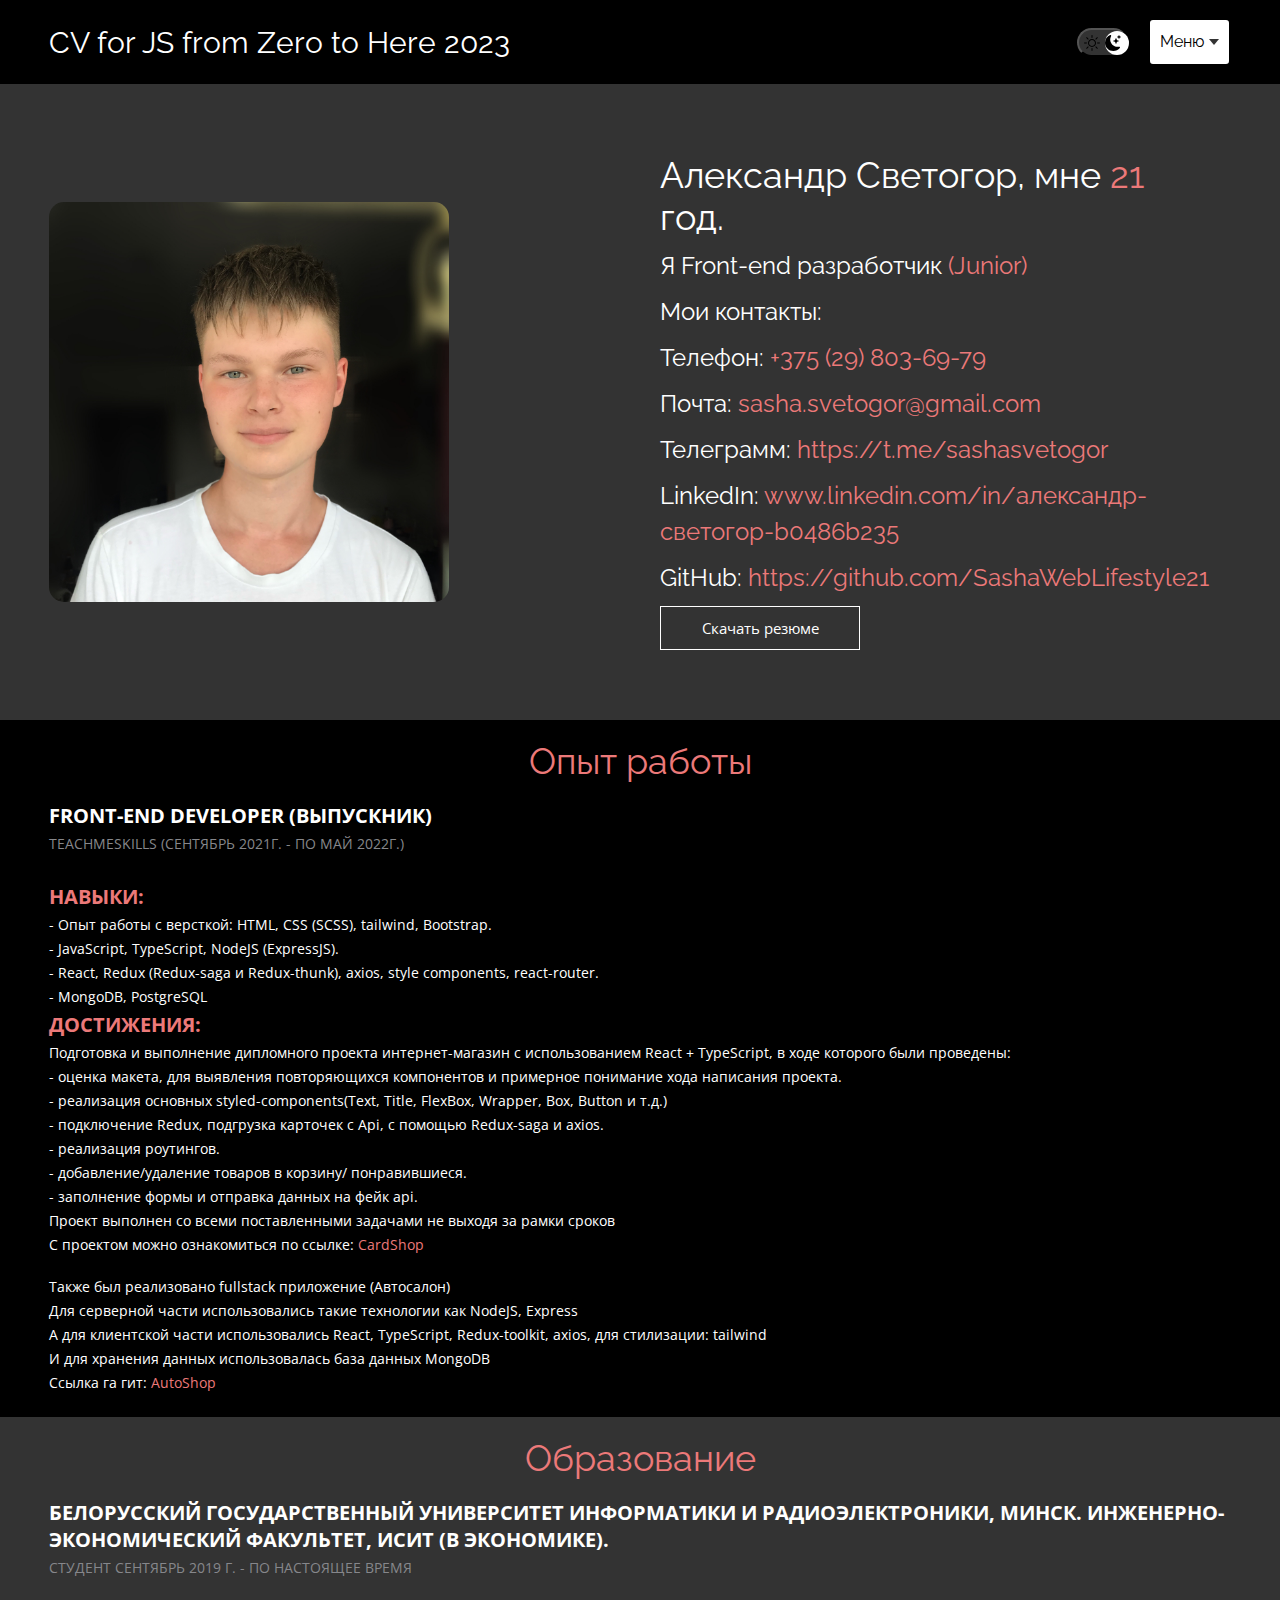
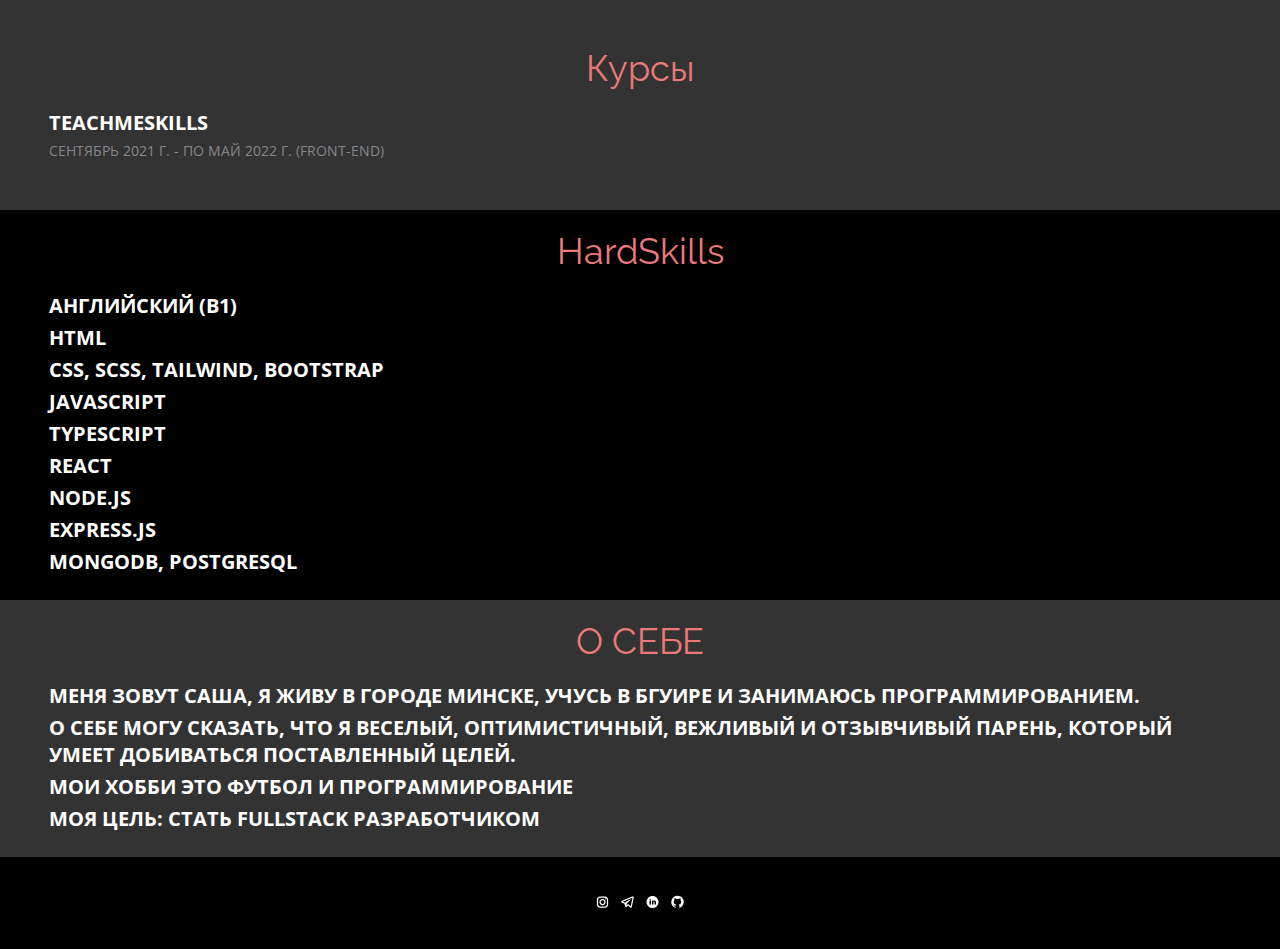
<file: index.html>
<!DOCTYPE html>
<html lang="en">
<head>
    <meta charset="UTF-8">
    <meta name="viewport" content="width=device-width, initial-scale=1">
    <title>CV Svetogor Alexandr</title>
    <link rel="stylesheet" href="css/style.css">
</head>
<body>
    <div class="wrapper">
        <header>
            <div class="header">
                <div class="header_container _container">
                    <h2 class="header_title">CV for JS from Zero to Here 2023</h2>
                    <div class="header-menu-block">
                        <button class="dark-mode-btn dark-mode-btn__active">
                            <svg class="dark-mode-btn__icon" width="16" height="16" viewBox="0 0 16 16" xmlns="http://www.w3.org/2000/svg">
                                <path d="M8 11C7.20435 11 6.44129 10.6839 5.87868 10.1213C5.31607 9.55871 5 8.79565 5 8C5 7.20435 5.31607 6.44129 5.87868 5.87868C6.44129 5.31607 7.20435 5 8 5C8.79565 5 9.55871 5.31607 10.1213 5.87868C10.6839 6.44129 11 7.20435 11 8C11 8.79565 10.6839 9.55871 10.1213 10.1213C9.55871 10.6839 8.79565 11 8 11ZM8 12C9.06087 12 10.0783 11.5786 10.8284 10.8284C11.5786 10.0783 12 9.06087 12 8C12 6.93913 11.5786 5.92172 10.8284 5.17157C10.0783 4.42143 9.06087 4 8 4C6.93913 4 5.92172 4.42143 5.17157 5.17157C4.42143 5.92172 4 6.93913 4 8C4 9.06087 4.42143 10.0783 5.17157 10.8284C5.92172 11.5786 6.93913 12 8 12ZM8 0C8.13261 0 8.25979 0.0526784 8.35355 0.146447C8.44732 0.240215 8.5 0.367392 8.5 0.5V2.5C8.5 2.63261 8.44732 2.75979 8.35355 2.85355C8.25979 2.94732 8.13261 3 8 3C7.86739 3 7.74021 2.94732 7.64645 2.85355C7.55268 2.75979 7.5 2.63261 7.5 2.5V0.5C7.5 0.367392 7.55268 0.240215 7.64645 0.146447C7.74021 0.0526784 7.86739 0 8 0V0ZM8 13C8.13261 13 8.25979 13.0527 8.35355 13.1464C8.44732 13.2402 8.5 13.3674 8.5 13.5V15.5C8.5 15.6326 8.44732 15.7598 8.35355 15.8536C8.25979 15.9473 8.13261 16 8 16C7.86739 16 7.74021 15.9473 7.64645 15.8536C7.55268 15.7598 7.5 15.6326 7.5 15.5V13.5C7.5 13.3674 7.55268 13.2402 7.64645 13.1464C7.74021 13.0527 7.86739 13 8 13ZM16 8C16 8.13261 15.9473 8.25979 15.8536 8.35355C15.7598 8.44732 15.6326 8.5 15.5 8.5H13.5C13.3674 8.5 13.2402 8.44732 13.1464 8.35355C13.0527 8.25979 13 8.13261 13 8C13 7.86739 13.0527 7.74021 13.1464 7.64645C13.2402 7.55268 13.3674 7.5 13.5 7.5H15.5C15.6326 7.5 15.7598 7.55268 15.8536 7.64645C15.9473 7.74021 16 7.86739 16 8ZM3 8C3 8.13261 2.94732 8.25979 2.85355 8.35355C2.75979 8.44732 2.63261 8.5 2.5 8.5H0.5C0.367392 8.5 0.240215 8.44732 0.146447 8.35355C0.0526784 8.25979 0 8.13261 0 8C0 7.86739 0.0526784 7.74021 0.146447 7.64645C0.240215 7.55268 0.367392 7.5 0.5 7.5H2.5C2.63261 7.5 2.75979 7.55268 2.85355 7.64645C2.94732 7.74021 3 7.86739 3 8ZM13.657 2.343C13.7507 2.43676 13.8034 2.56392 13.8034 2.6965C13.8034 2.82908 13.7507 2.95624 13.657 3.05L12.243 4.465C12.1965 4.51142 12.1413 4.54823 12.0806 4.57333C12.0199 4.59843 11.9548 4.61132 11.8891 4.61128C11.7565 4.61118 11.6293 4.55839 11.5355 4.4645C11.4891 4.41801 11.4523 4.36284 11.4272 4.30212C11.4021 4.24141 11.3892 4.17634 11.3892 4.11065C11.3893 3.97796 11.4421 3.85075 11.536 3.757L12.95 2.343C13.0438 2.24926 13.1709 2.19661 13.3035 2.19661C13.4361 2.19661 13.5632 2.24926 13.657 2.343ZM4.464 11.536C4.55774 11.6298 4.61039 11.7569 4.61039 11.8895C4.61039 12.0221 4.55774 12.1492 4.464 12.243L3.05 13.657C2.9557 13.7481 2.8294 13.7985 2.6983 13.7973C2.5672 13.7962 2.44179 13.7436 2.34909 13.6509C2.25639 13.5582 2.2038 13.4328 2.20266 13.3017C2.20152 13.1706 2.25192 13.0443 2.343 12.95L3.757 11.536C3.85076 11.4423 3.97792 11.3896 4.1105 11.3896C4.24308 11.3896 4.37024 11.4423 4.464 11.536ZM13.657 13.657C13.5632 13.7507 13.4361 13.8034 13.3035 13.8034C13.1709 13.8034 13.0438 13.7507 12.95 13.657L11.536 12.243C11.4449 12.1487 11.3945 12.0224 11.3957 11.8913C11.3968 11.7602 11.4494 11.6348 11.5421 11.5421C11.6348 11.4494 11.7602 11.3968 11.8913 11.3957C12.0224 11.3945 12.1487 11.4449 12.243 11.536L13.657 12.95C13.7507 13.0438 13.8034 13.1709 13.8034 13.3035C13.8034 13.4361 13.7507 13.5632 13.657 13.657ZM4.464 4.465C4.37024 4.55874 4.24308 4.61139 4.1105 4.61139C3.97792 4.61139 3.85076 4.55874 3.757 4.465L2.343 3.05C2.29524 3.00388 2.25715 2.9487 2.23095 2.8877C2.20474 2.8267 2.19095 2.76109 2.19037 2.6947C2.1898 2.62831 2.20245 2.56247 2.22759 2.50102C2.25273 2.43957 2.28986 2.38375 2.3368 2.3368C2.38375 2.28986 2.43957 2.25273 2.50102 2.22759C2.56247 2.20245 2.62831 2.1898 2.6947 2.19037C2.76109 2.19095 2.8267 2.20474 2.8877 2.23095C2.9487 2.25715 3.00388 2.29524 3.05 2.343L4.464 3.757C4.51056 3.80345 4.54751 3.85862 4.57271 3.91937C4.59792 3.98011 4.61089 4.04523 4.61089 4.111C4.61089 4.17677 4.59792 4.24189 4.57271 4.30263C4.54751 4.36338 4.51056 4.41855 4.464 4.465Z"/>
                            </svg>
                            <svg class="dark-mode-btn__icon" width="16" height="16" viewBox="0 0 16 16" xmlns="http://www.w3.org/2000/svg">
                                <path d="M6.00025 0.277333C6.09787 0.395951 6.15767 0.541116 6.17193 0.694073C6.18619 0.84703 6.15426 1.00075 6.08025 1.13537C5.50209 2.19689 5.20015 3.38676 5.20222 4.59551C5.20222 8.61668 8.48035 11.8728 12.5205 11.8728C13.0475 11.8728 13.5606 11.8178 14.0536 11.7128C14.2047 11.6801 14.3621 11.6926 14.5062 11.7488C14.6503 11.805 14.7746 11.9024 14.8636 12.0288C14.9576 12.1603 15.0055 12.3191 14.9999 12.4806C14.9943 12.6421 14.9355 12.7972 14.8326 12.9219C14.0483 13.8853 13.0588 14.6616 11.9363 15.1941C10.8139 15.7267 9.58672 16.002 8.34435 16C3.73416 16 0 12.2858 0 7.70964C0 4.2655 2.11409 1.31138 5.12421 0.0593244C5.27416 -0.00404638 5.44062 -0.0170529 5.59858 0.0222585C5.75655 0.06157 5.8975 0.151077 6.00025 0.277333Z" />
                                <path d="M10.7939 3.14746C10.8083 3.10415 10.8359 3.06646 10.8729 3.03975C10.9099 3.01304 10.9543 2.99866 10.9999 2.99866C11.0456 2.99866 11.09 3.01304 11.127 3.03975C11.164 3.06646 11.1916 3.10415 11.2059 3.14746L11.593 4.30951C11.766 4.82753 12.172 5.23355 12.69 5.40655L13.8521 5.79357C13.8954 5.80791 13.933 5.83553 13.9598 5.87252C13.9865 5.9095 14.0008 5.95396 14.0008 5.99958C14.0008 6.0452 13.9865 6.08966 13.9598 6.12664C13.933 6.16362 13.8954 6.19125 13.8521 6.20559L12.69 6.5926C12.4345 6.67772 12.2024 6.82118 12.012 7.01159C11.8215 7.20201 11.6781 7.43416 11.593 7.68965L11.2059 8.8517C11.1916 8.895 11.164 8.93269 11.127 8.9594C11.09 8.98611 11.0456 9.00049 10.9999 9.00049C10.9543 9.00049 10.9099 8.98611 10.8729 8.9594C10.8359 8.93269 10.8083 8.895 10.7939 8.8517L10.4069 7.68965C10.3218 7.43416 10.1783 7.20201 9.98792 7.01159C9.7975 6.82118 9.56535 6.67772 9.30987 6.5926L8.14782 6.20559C8.10451 6.19125 8.06682 6.16362 8.04011 6.12664C8.0134 6.08966 7.99902 6.0452 7.99902 5.99958C7.99902 5.95396 8.0134 5.9095 8.04011 5.87252C8.06682 5.83553 8.10451 5.80791 8.14782 5.79357L9.30987 5.40655C9.56535 5.32143 9.7975 5.17798 9.98792 4.98756C10.1783 4.79714 10.3218 4.56499 10.4069 4.30951L10.7939 3.14746ZM13.8631 0.0983307C13.8729 0.0698558 13.8914 0.0451644 13.916 0.0276893C13.9405 0.0102143 13.9699 0.000823975 14.0001 0.000823975C14.0302 0.000823975 14.0596 0.0102143 14.0841 0.0276893C14.1087 0.0451644 14.1272 0.0698558 14.1371 0.0983307L14.3951 0.872363C14.5101 1.21838 14.7811 1.48939 15.1271 1.60439L15.9011 1.8624C15.9296 1.87228 15.9543 1.89078 15.9718 1.91533C15.9893 1.93988 15.9986 1.96927 15.9986 1.99941C15.9986 2.02955 15.9893 2.05894 15.9718 2.08349C15.9543 2.10804 15.9296 2.12654 15.9011 2.13642L15.1271 2.39443C14.9566 2.45115 14.8016 2.54685 14.6746 2.67392C14.5475 2.80099 14.4518 2.95594 14.3951 3.12646L14.1371 3.90049C14.1272 3.92896 14.1087 3.95366 14.0841 3.97113C14.0596 3.98861 14.0302 3.998 14.0001 3.998C13.9699 3.998 13.9405 3.98861 13.916 3.97113C13.8914 3.95366 13.8729 3.92896 13.8631 3.90049L13.605 3.12646C13.5483 2.95594 13.4526 2.80099 13.3256 2.67392C13.1985 2.54685 13.0435 2.45115 12.873 2.39443L12.099 2.13642C12.0705 2.12654 12.0458 2.10804 12.0283 2.08349C12.0109 2.05894 12.0015 2.02955 12.0015 1.99941C12.0015 1.96927 12.0109 1.93988 12.0283 1.91533C12.0458 1.89078 12.0705 1.87228 12.099 1.8624L12.873 1.60439C13.219 1.48939 13.49 1.21838 13.605 0.872363L13.8631 0.0993307V0.0983307Z" />
                            </svg>

                        </button>
                        <div id="dropdownMenu" class="dropdown">
                            <div id="select" class="select">
                                <span id="selected" class="selected">Меню</span>
                                <div id="caret" class="caret"></div>
                            </div>
                            <ul id="menu" class="menu">
                                <li class="menu-item">
                                    <a class="menu-link" href="">Главная</a>
                                </li>
                                <li class="menu-item">
                                    <a class="menu-link" href="pages/portfolio.html">Портфолио</a>
                                </li>
                                <li class="menu-item">
                                    <a class="menu-link" href="pages/grid.html">Grid</a>
                                </li>
                            </ul>
                        </div>
                    </div>
                </div>
            </div>
        </header>
        <main class="main">
            <section class="info">
                <div class="info-block _container">
                    <div class="info-img">
                        <img class="info-img__item" src="img/I.JPEG" alt="sasha">
                    </div>
                    <div class="info-about">
                        <h2 class="info-about__title">Александр Светогор, мне <span>21</span> год.</h2>
                        <p class="info-about__text">Я Front-end разработчик <span>(Junior)</span></p>
                        <p class="info-about__text">Мои контакты: </p>
                        <p class="info-about__text">Телефон:
                            <a href="tel:+375 (29) 803-69-79">+375 (29) 803-69-79</a>
                        </p>
                        <p class="info-about__text">Почта:
                            <a target="_blank" href="mailto:sasha.svetogor@gmail.com">sasha.svetogor@gmail.com</a>
                        </p>
                        <p class="info-about__text">Телеграмм:
                            <a target="_blank" href="https://t.me/sashasvetogor">https://t.me/sashasvetogor</a>
                        </p>
                        <p class="info-about__text">LinkedIn:
                            <a target="_blank" href="https://www.linkedin.com/in/%D1%81%D0%B0%D1%88%D0%B0-%D1%81%D0%B2%D0%B5%D1%82%D0%BE%D0%B3%D0%BE%D1%80-972664254/" target="_blank">www.linkedin.com/in/александр-светогор-b0486b235</a>
                        </p>
                        <p class="info-about__text">GitHub:
                            <a target="_blank" href="https://github.com/SashaWebLifestyle21">https://github.com/SashaWebLifestyle21</a>
                        </p>
                        <div class="info-about__down">
                            <a href="files/Резюме.pdf" download>Скачать резюме</a>
                        </div>
                    </div>
                </div>
            </section>
            <section class="experience">
                <div class="experience-block _container">
                    <h2 class="block-title">Опыт работы</h2>
                    <div class="experience-info-block">
                        <h3>Front-end developer (выпускник)</h3>
                        <p class="experience-info__text">TeachMeSkills (сентябрь 2021г. - по май 2022г.)</p>
                        <h4 class="experience-info__title">Навыки:</h4>
                        <p class="experience-info__text-description">- Опыт работы с версткой: HTML, CSS (SCSS), tailwind, Bootstrap.</p>
                        <p class="experience-info__text-description">- JavaScript, TypeScript, NodeJS (ExpressJS).</p>
                        <p class="experience-info__text-description">- React, Redux (Redux-saga и Redux-thunk), axios, style
                            components, react-router.
                        </p>
                        <p class="experience-info__text-description">- MongoDB, PostgreSQL</p>
                        <h4 class="experience-info__title">Достижения:</h4>
                        <p class="experience-info__text-description">Подготовка и выполнение дипломного проекта
                            интернет-магазин с использованием React +
                            TypeScript, в ходе которого были проведены:
                        </p>
                        <p class="experience-info__text-description">- оценка макета, для выявления повторяющихся
                            компонентов и примерное понимание хода
                            написания проекта.
                        </p>
                        <p class="experience-info__text-description">- реализация основных styled-components(Text, Title,
                            FlexBox, Wrapper, Box, Button и т.д.)
                        </p>
                        <p class="experience-info__text-description">- подключение Redux, подгрузка карточек с Api, с
                            помощью Redux-saga и axios.
                        </p>
                        <p class="experience-info__text-description">- реализация роутингов.</p>
                        <p class="experience-info__text-description">- добавление/удаление товаров в корзину/ понравившиеся.</p>
                        <p class="experience-info__text-description">- заполнение формы и отправка данных на фейк api.</p>
                        <p class="experience-info__text-description">Проект выполнен со всеми поставленными задачами
                            не выходя за рамки сроков</p>
                        <p class="experience-info__text-description">С проектом можно ознакомиться по ссылке:
                            <a target="_blank" href="https://github.com/SashaWebLifestyle21/CardShop">CardShop</a>
                        </p>
                        <br />
                        <p class="experience-info__text-description">Также был реализовано fullstack приложение (Автосалон)</p>
                        <p class="experience-info__text-description">Для серверной части использовались такие технологии как NodeJS, Express</p>
                        <p class="experience-info__text-description">А для клиентской части использовались React, TypeScript, Redux-toolkit, axios, для стилизации: tailwind</p>
                        <p class="experience-info__text-description">И для хранения данных использовалась база данных MongoDB</p>
                        <p class="experience-info__text-description">Ссылка га гит:
                            <a target="_blank" href="https://github.com/SashaWebLifestyle21/fullstackapp">AutoShop</a>
                        </p>
                    </div>
                </div>
            </section>
            <section class="education">
                <div class="education-block _container">
                    <h2 class="block-title">Образование</h2>
                    <p class="block__main-text">Белорусский государственный
                        университет информатики и
                        радиоэлектроники, Минск.
                        Инженерно-экономический факультет,
                        ИСИТ (в экономике).
                    </p>
                    <p class="block__text">СТУДЕНТ СЕНТЯБРЬ 2019 Г. - ПО
                        НАСТОЯЩЕЕ ВРЕМЯ</p>
                </div>
            </section>
            <section class="curses">
                <div class="curses-block _container">
                    <h2 class="block-title">Курсы</h2>
                    <p class="block__main-text">TeachMeSkills</p>
                    <p class="block__text">СЕНТЯБРЬ 2021 Г. - ПО МАЙ 2022 Г. (Front-End)</p>
                </div>
            </section>
            <section class="hard-skills">
                <div class="hard-skills-block _container">
                    <h2 class="block-title">HardSkills</h2>
                    <p class="block__main-text">Английский (B1)</p>
                    <p class="block__main-text">HTML</p>
                    <p class="block__main-text">CSS, SCSS, tailwind, bootstrap</p>
                    <p class="block__main-text">JavaScript</p>
                    <p class="block__main-text">TypeScript</p>
                    <p class="block__main-text">React</p>
                    <p class="block__main-text">Node.JS</p>
                    <p class="block__main-text">Express.JS</p>
                    <p class="block__main-text">MongoDB, PostgreSQL</p>
                </div>
            </section>
            <section class="about">
                <div class="about-block _container">
                    <h2 class="block-title">О СЕБЕ</h2>
                    <p class="block__main-text">Меня зовут Саша, я живу в городе Минске, учусь в БГУИРе и занимаюсь программированием.</p>
                    <p class="block__main-text">О себе могу сказать, что я веселый, оптимистичный, вежливый и отзывчивый парень, который умеет добиваться поставленный целей.</p>
                    <p class="block__main-text">Мои хобби это футбол и программирование</p>
                    <p class="block__main-text">Моя цель: стать fullstack разработчиком</p>
                </div>
            </section>
        </main>
        <footer class="footer">
            <div class="footer-block">
                <a href="https://www.instagram.com/sasha_svetogor/?next=%2F" target="_blank" class="footer-item">
                    <?xml version="1.0"?><svg xmlns="http://www.w3.org/2000/svg"  viewBox="0 0 24 24" width="24px" height="24px">    <path d="M 8 3 C 5.243 3 3 5.243 3 8 L 3 16 C 3 18.757 5.243 21 8 21 L 16 21 C 18.757 21 21 18.757 21 16 L 21 8 C 21 5.243 18.757 3 16 3 L 8 3 z M 8 5 L 16 5 C 17.654 5 19 6.346 19 8 L 19 16 C 19 17.654 17.654 19 16 19 L 8 19 C 6.346 19 5 17.654 5 16 L 5 8 C 5 6.346 6.346 5 8 5 z M 17 6 A 1 1 0 0 0 16 7 A 1 1 0 0 0 17 8 A 1 1 0 0 0 18 7 A 1 1 0 0 0 17 6 z M 12 7 C 9.243 7 7 9.243 7 12 C 7 14.757 9.243 17 12 17 C 14.757 17 17 14.757 17 12 C 17 9.243 14.757 7 12 7 z M 12 9 C 13.654 9 15 10.346 15 12 C 15 13.654 13.654 15 12 15 C 10.346 15 9 13.654 9 12 C 9 10.346 10.346 9 12 9 z"/></svg>
                </a>
                <a href="https://t.me/sashasvetogor" target="_blank" class="footer-item">
                    <?xml version="1.0"?><svg xmlns="http://www.w3.org/2000/svg"  viewBox="0 0 24 24" width="24px" height="24px">    <path d="M 20.572266 3.0117188 C 20.239891 2.9764687 19.878625 3.028375 19.515625 3.171875 C 19.065625 3.348875 12.014406 6.3150313 5.4414062 9.0820312 L 3.2695312 9.9960938 C 2.4285313 10.337094 2.0039062 10.891672 2.0039062 11.638672 C 2.0039062 12.161672 2.22525 12.871063 3.28125 13.289062 L 6.9472656 14.757812 C 7.2642656 15.708813 8.0005469 17.916906 8.1855469 18.503906 C 8.2955469 18.851906 8.5733906 19.728594 9.2753906 19.933594 C 9.4193906 19.982594 9.5696563 20.007813 9.7226562 20.007812 C 10.165656 20.007812 10.484625 19.801641 10.640625 19.681641 L 12.970703 17.710938 L 15.800781 20.328125 C 15.909781 20.439125 16.486719 21 17.261719 21 C 18.228719 21 18.962234 20.195016 19.115234 19.416016 C 19.198234 18.989016 21.927734 5.2870625 21.927734 5.2890625 C 22.172734 4.1900625 21.732219 3.6199531 21.449219 3.3769531 C 21.206719 3.1694531 20.904641 3.0469688 20.572266 3.0117188 z M 19.910156 5.171875 C 19.533156 7.061875 17.478016 17.378234 17.166016 18.865234 L 13.029297 15.039062 L 10.222656 17.416016 L 11 14.375 C 11 14.375 16.362547 8.9468594 16.685547 8.6308594 C 16.945547 8.3778594 17 8.2891719 17 8.2011719 C 17 8.0841719 16.939781 8 16.800781 8 C 16.675781 8 16.506016 8.1197812 16.416016 8.1757812 C 15.272669 8.8885973 10.404094 11.662239 8.0078125 13.025391 L 4.53125 11.636719 L 6.21875 10.927734 C 10.51775 9.1177344 18.174156 5.893875 19.910156 5.171875 z"/></svg>
                </a>
                <a href="https://www.linkedin.com/in/%D1%81%D0%B0%D1%88%D0%B0-%D1%81%D0%B2%D0%B5%D1%82%D0%BE%D0%B3%D0%BE%D1%80-972664254/" target="_blank" class="footer-item">
                    <?xml version="1.0"?><svg xmlns="http://www.w3.org/2000/svg"  viewBox="0 0 30 30" width="30px" height="30px">    <path d="M15,3C8.373,3,3,8.373,3,15c0,6.627,5.373,12,12,12s12-5.373,12-12C27,8.373,21.627,3,15,3z M10.496,8.403 c0.842,0,1.403,0.561,1.403,1.309c0,0.748-0.561,1.309-1.496,1.309C9.561,11.022,9,10.46,9,9.712C9,8.964,9.561,8.403,10.496,8.403z M12,20H9v-8h3V20z M22,20h-2.824v-4.372c0-1.209-0.753-1.488-1.035-1.488s-1.224,0.186-1.224,1.488c0,0.186,0,4.372,0,4.372H14v-8 h2.918v1.116C17.294,12.465,18.047,12,19.459,12C20.871,12,22,13.116,22,15.628V20z"/></svg>
                </a>
                <a href="https://github.com/SashaWebLifestyle21" target="_blank" class="footer-item">
                    <?xml version="1.0"?><svg xmlns="http://www.w3.org/2000/svg"  viewBox="0 0 24 24" width="24px" height="24px">    <path d="M10.9,2.1c-4.6,0.5-8.3,4.2-8.8,8.7c-0.6,5,2.5,9.3,6.9,10.7v-2.3c0,0-0.4,0.1-0.9,0.1c-1.4,0-2-1.2-2.1-1.9 c-0.1-0.4-0.3-0.7-0.6-1C5.1,16.3,5,16.3,5,16.2C5,16,5.3,16,5.4,16c0.6,0,1.1,0.7,1.3,1c0.5,0.8,1.1,1,1.4,1c0.4,0,0.7-0.1,0.9-0.2 c0.1-0.7,0.4-1.4,1-1.8c-2.3-0.5-4-1.8-4-4c0-1.1,0.5-2.2,1.2-3C7.1,8.8,7,8.3,7,7.6C7,7.2,7,6.6,7.3,6c0,0,1.4,0,2.8,1.3 C10.6,7.1,11.3,7,12,7s1.4,0.1,2,0.3C15.3,6,16.8,6,16.8,6C17,6.6,17,7.2,17,7.6c0,0.8-0.1,1.2-0.2,1.4c0.7,0.8,1.2,1.8,1.2,3 c0,2.2-1.7,3.5-4,4c0.6,0.5,1,1.4,1,2.3v3.3c4.1-1.3,7-5.1,7-9.5C22,6.1,16.9,1.4,10.9,2.1z"/></svg>
                </a>
            </div>
        </footer>
    </div>
    <script src="js/dropdownmenu.js"></script>
    <script src="js/darkMode.js"></script>
</body>
</html>
</file>
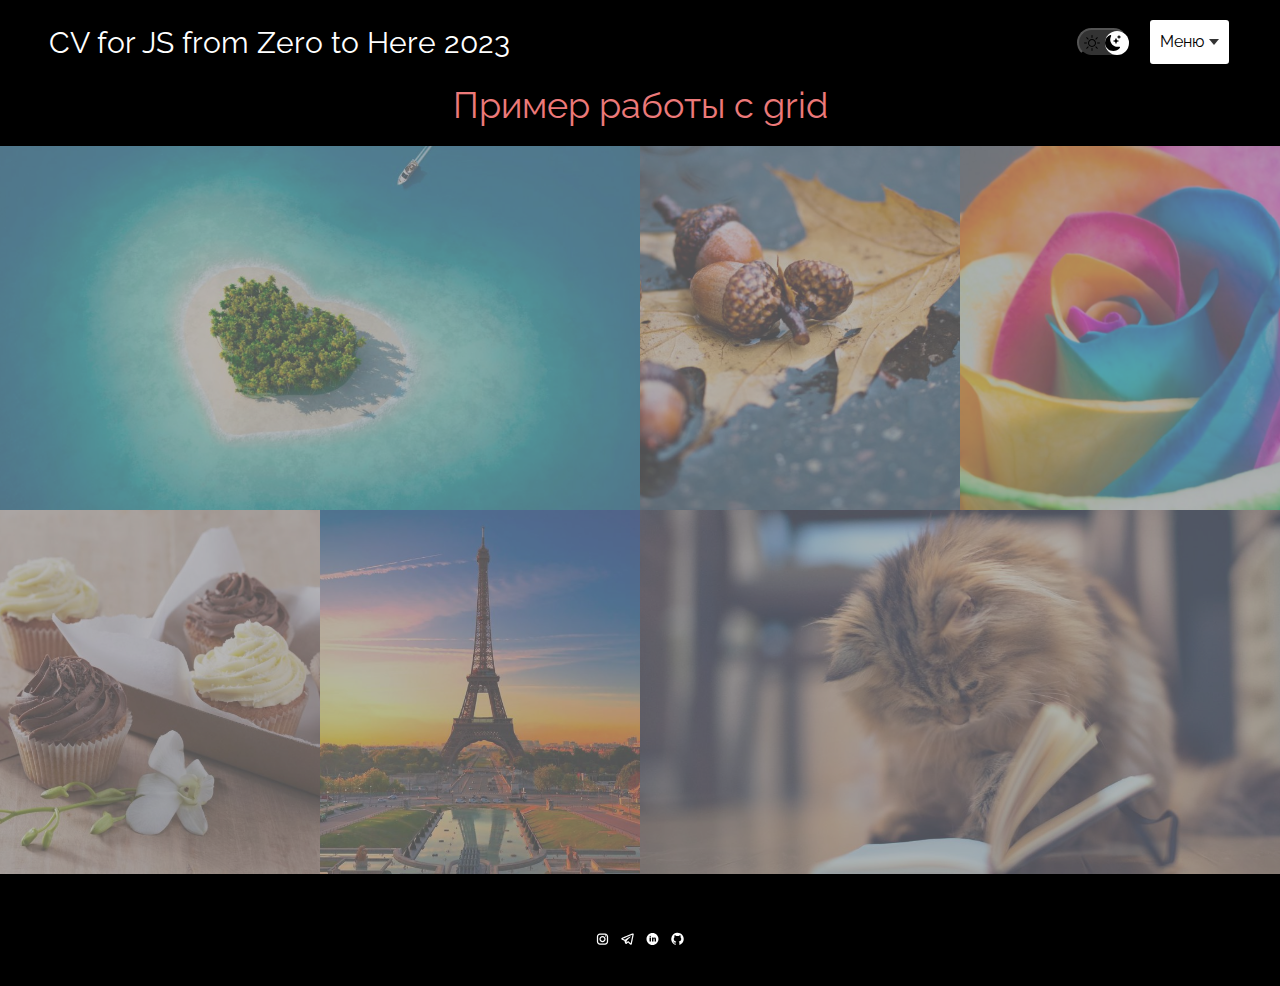
<file: pages/grid.html>
<!DOCTYPE html>
<html lang="en">
<link rel="stylesheet" href="../css/style.css">
<head>
    <meta charset="UTF-8">
    <title>CV Svetogor Alexandr</title>
</head>
<body>
<header>
    <div class="header">
        <div class="header_container _container">
            <h2 class="header_title">CV for JS from Zero to Here 2023</h2>
            <div class="header-menu-block">
                <button class="dark-mode-btn dark-mode-btn__active">
                    <svg class="dark-mode-btn__icon" width="16" height="16" viewBox="0 0 16 16" xmlns="http://www.w3.org/2000/svg">
                        <path d="M8 11C7.20435 11 6.44129 10.6839 5.87868 10.1213C5.31607 9.55871 5 8.79565 5 8C5 7.20435 5.31607 6.44129 5.87868 5.87868C6.44129 5.31607 7.20435 5 8 5C8.79565 5 9.55871 5.31607 10.1213 5.87868C10.6839 6.44129 11 7.20435 11 8C11 8.79565 10.6839 9.55871 10.1213 10.1213C9.55871 10.6839 8.79565 11 8 11ZM8 12C9.06087 12 10.0783 11.5786 10.8284 10.8284C11.5786 10.0783 12 9.06087 12 8C12 6.93913 11.5786 5.92172 10.8284 5.17157C10.0783 4.42143 9.06087 4 8 4C6.93913 4 5.92172 4.42143 5.17157 5.17157C4.42143 5.92172 4 6.93913 4 8C4 9.06087 4.42143 10.0783 5.17157 10.8284C5.92172 11.5786 6.93913 12 8 12ZM8 0C8.13261 0 8.25979 0.0526784 8.35355 0.146447C8.44732 0.240215 8.5 0.367392 8.5 0.5V2.5C8.5 2.63261 8.44732 2.75979 8.35355 2.85355C8.25979 2.94732 8.13261 3 8 3C7.86739 3 7.74021 2.94732 7.64645 2.85355C7.55268 2.75979 7.5 2.63261 7.5 2.5V0.5C7.5 0.367392 7.55268 0.240215 7.64645 0.146447C7.74021 0.0526784 7.86739 0 8 0V0ZM8 13C8.13261 13 8.25979 13.0527 8.35355 13.1464C8.44732 13.2402 8.5 13.3674 8.5 13.5V15.5C8.5 15.6326 8.44732 15.7598 8.35355 15.8536C8.25979 15.9473 8.13261 16 8 16C7.86739 16 7.74021 15.9473 7.64645 15.8536C7.55268 15.7598 7.5 15.6326 7.5 15.5V13.5C7.5 13.3674 7.55268 13.2402 7.64645 13.1464C7.74021 13.0527 7.86739 13 8 13ZM16 8C16 8.13261 15.9473 8.25979 15.8536 8.35355C15.7598 8.44732 15.6326 8.5 15.5 8.5H13.5C13.3674 8.5 13.2402 8.44732 13.1464 8.35355C13.0527 8.25979 13 8.13261 13 8C13 7.86739 13.0527 7.74021 13.1464 7.64645C13.2402 7.55268 13.3674 7.5 13.5 7.5H15.5C15.6326 7.5 15.7598 7.55268 15.8536 7.64645C15.9473 7.74021 16 7.86739 16 8ZM3 8C3 8.13261 2.94732 8.25979 2.85355 8.35355C2.75979 8.44732 2.63261 8.5 2.5 8.5H0.5C0.367392 8.5 0.240215 8.44732 0.146447 8.35355C0.0526784 8.25979 0 8.13261 0 8C0 7.86739 0.0526784 7.74021 0.146447 7.64645C0.240215 7.55268 0.367392 7.5 0.5 7.5H2.5C2.63261 7.5 2.75979 7.55268 2.85355 7.64645C2.94732 7.74021 3 7.86739 3 8ZM13.657 2.343C13.7507 2.43676 13.8034 2.56392 13.8034 2.6965C13.8034 2.82908 13.7507 2.95624 13.657 3.05L12.243 4.465C12.1965 4.51142 12.1413 4.54823 12.0806 4.57333C12.0199 4.59843 11.9548 4.61132 11.8891 4.61128C11.7565 4.61118 11.6293 4.55839 11.5355 4.4645C11.4891 4.41801 11.4523 4.36284 11.4272 4.30212C11.4021 4.24141 11.3892 4.17634 11.3892 4.11065C11.3893 3.97796 11.4421 3.85075 11.536 3.757L12.95 2.343C13.0438 2.24926 13.1709 2.19661 13.3035 2.19661C13.4361 2.19661 13.5632 2.24926 13.657 2.343ZM4.464 11.536C4.55774 11.6298 4.61039 11.7569 4.61039 11.8895C4.61039 12.0221 4.55774 12.1492 4.464 12.243L3.05 13.657C2.9557 13.7481 2.8294 13.7985 2.6983 13.7973C2.5672 13.7962 2.44179 13.7436 2.34909 13.6509C2.25639 13.5582 2.2038 13.4328 2.20266 13.3017C2.20152 13.1706 2.25192 13.0443 2.343 12.95L3.757 11.536C3.85076 11.4423 3.97792 11.3896 4.1105 11.3896C4.24308 11.3896 4.37024 11.4423 4.464 11.536ZM13.657 13.657C13.5632 13.7507 13.4361 13.8034 13.3035 13.8034C13.1709 13.8034 13.0438 13.7507 12.95 13.657L11.536 12.243C11.4449 12.1487 11.3945 12.0224 11.3957 11.8913C11.3968 11.7602 11.4494 11.6348 11.5421 11.5421C11.6348 11.4494 11.7602 11.3968 11.8913 11.3957C12.0224 11.3945 12.1487 11.4449 12.243 11.536L13.657 12.95C13.7507 13.0438 13.8034 13.1709 13.8034 13.3035C13.8034 13.4361 13.7507 13.5632 13.657 13.657ZM4.464 4.465C4.37024 4.55874 4.24308 4.61139 4.1105 4.61139C3.97792 4.61139 3.85076 4.55874 3.757 4.465L2.343 3.05C2.29524 3.00388 2.25715 2.9487 2.23095 2.8877C2.20474 2.8267 2.19095 2.76109 2.19037 2.6947C2.1898 2.62831 2.20245 2.56247 2.22759 2.50102C2.25273 2.43957 2.28986 2.38375 2.3368 2.3368C2.38375 2.28986 2.43957 2.25273 2.50102 2.22759C2.56247 2.20245 2.62831 2.1898 2.6947 2.19037C2.76109 2.19095 2.8267 2.20474 2.8877 2.23095C2.9487 2.25715 3.00388 2.29524 3.05 2.343L4.464 3.757C4.51056 3.80345 4.54751 3.85862 4.57271 3.91937C4.59792 3.98011 4.61089 4.04523 4.61089 4.111C4.61089 4.17677 4.59792 4.24189 4.57271 4.30263C4.54751 4.36338 4.51056 4.41855 4.464 4.465Z"/>
                    </svg>
                    <svg class="dark-mode-btn__icon" width="16" height="16" viewBox="0 0 16 16" xmlns="http://www.w3.org/2000/svg">
                        <path d="M6.00025 0.277333C6.09787 0.395951 6.15767 0.541116 6.17193 0.694073C6.18619 0.84703 6.15426 1.00075 6.08025 1.13537C5.50209 2.19689 5.20015 3.38676 5.20222 4.59551C5.20222 8.61668 8.48035 11.8728 12.5205 11.8728C13.0475 11.8728 13.5606 11.8178 14.0536 11.7128C14.2047 11.6801 14.3621 11.6926 14.5062 11.7488C14.6503 11.805 14.7746 11.9024 14.8636 12.0288C14.9576 12.1603 15.0055 12.3191 14.9999 12.4806C14.9943 12.6421 14.9355 12.7972 14.8326 12.9219C14.0483 13.8853 13.0588 14.6616 11.9363 15.1941C10.8139 15.7267 9.58672 16.002 8.34435 16C3.73416 16 0 12.2858 0 7.70964C0 4.2655 2.11409 1.31138 5.12421 0.0593244C5.27416 -0.00404638 5.44062 -0.0170529 5.59858 0.0222585C5.75655 0.06157 5.8975 0.151077 6.00025 0.277333Z" />
                        <path d="M10.7939 3.14746C10.8083 3.10415 10.8359 3.06646 10.8729 3.03975C10.9099 3.01304 10.9543 2.99866 10.9999 2.99866C11.0456 2.99866 11.09 3.01304 11.127 3.03975C11.164 3.06646 11.1916 3.10415 11.2059 3.14746L11.593 4.30951C11.766 4.82753 12.172 5.23355 12.69 5.40655L13.8521 5.79357C13.8954 5.80791 13.933 5.83553 13.9598 5.87252C13.9865 5.9095 14.0008 5.95396 14.0008 5.99958C14.0008 6.0452 13.9865 6.08966 13.9598 6.12664C13.933 6.16362 13.8954 6.19125 13.8521 6.20559L12.69 6.5926C12.4345 6.67772 12.2024 6.82118 12.012 7.01159C11.8215 7.20201 11.6781 7.43416 11.593 7.68965L11.2059 8.8517C11.1916 8.895 11.164 8.93269 11.127 8.9594C11.09 8.98611 11.0456 9.00049 10.9999 9.00049C10.9543 9.00049 10.9099 8.98611 10.8729 8.9594C10.8359 8.93269 10.8083 8.895 10.7939 8.8517L10.4069 7.68965C10.3218 7.43416 10.1783 7.20201 9.98792 7.01159C9.7975 6.82118 9.56535 6.67772 9.30987 6.5926L8.14782 6.20559C8.10451 6.19125 8.06682 6.16362 8.04011 6.12664C8.0134 6.08966 7.99902 6.0452 7.99902 5.99958C7.99902 5.95396 8.0134 5.9095 8.04011 5.87252C8.06682 5.83553 8.10451 5.80791 8.14782 5.79357L9.30987 5.40655C9.56535 5.32143 9.7975 5.17798 9.98792 4.98756C10.1783 4.79714 10.3218 4.56499 10.4069 4.30951L10.7939 3.14746ZM13.8631 0.0983307C13.8729 0.0698558 13.8914 0.0451644 13.916 0.0276893C13.9405 0.0102143 13.9699 0.000823975 14.0001 0.000823975C14.0302 0.000823975 14.0596 0.0102143 14.0841 0.0276893C14.1087 0.0451644 14.1272 0.0698558 14.1371 0.0983307L14.3951 0.872363C14.5101 1.21838 14.7811 1.48939 15.1271 1.60439L15.9011 1.8624C15.9296 1.87228 15.9543 1.89078 15.9718 1.91533C15.9893 1.93988 15.9986 1.96927 15.9986 1.99941C15.9986 2.02955 15.9893 2.05894 15.9718 2.08349C15.9543 2.10804 15.9296 2.12654 15.9011 2.13642L15.1271 2.39443C14.9566 2.45115 14.8016 2.54685 14.6746 2.67392C14.5475 2.80099 14.4518 2.95594 14.3951 3.12646L14.1371 3.90049C14.1272 3.92896 14.1087 3.95366 14.0841 3.97113C14.0596 3.98861 14.0302 3.998 14.0001 3.998C13.9699 3.998 13.9405 3.98861 13.916 3.97113C13.8914 3.95366 13.8729 3.92896 13.8631 3.90049L13.605 3.12646C13.5483 2.95594 13.4526 2.80099 13.3256 2.67392C13.1985 2.54685 13.0435 2.45115 12.873 2.39443L12.099 2.13642C12.0705 2.12654 12.0458 2.10804 12.0283 2.08349C12.0109 2.05894 12.0015 2.02955 12.0015 1.99941C12.0015 1.96927 12.0109 1.93988 12.0283 1.91533C12.0458 1.89078 12.0705 1.87228 12.099 1.8624L12.873 1.60439C13.219 1.48939 13.49 1.21838 13.605 0.872363L13.8631 0.0993307V0.0983307Z" />
                    </svg>

                </button>
                <div id="dropdownMenu" class="dropdown">
                    <div id="select" class="select">
                        <span id="selected" class="selected">Меню</span>
                        <div id="caret" class="caret"></div>
                    </div>
                    <ul id="menu" class="menu">
                        <li class="menu-item">
                            <a class="menu-link" href="../index.html">Главная</a>
                        </li>
                        <li class="menu-item">
                            <a class="menu-link" href="../pages/portfolio.html">Портфолио</a>
                        </li>
                        <li class="menu-item">
                            <a class="menu-link" href="../pages/grid.html">Grid</a>
                        </li>
                    </ul>
                </div>
            </div>
        </div>
    </div>
</header>
<main>
    <section class="photo">
        <h2 class="block-title">Пример работы с grid</h2>
        <div class="photo-block">
            <article class="photo__item">
                <img class="photo__img" src="../img/photo1.jpg" alt="I">
                <div class="photo__content"></div>
            </article>
            <article class="photo__item">
                <img class="photo__img" src="../img/photo2.jpg" alt="I">
                <div class="photo__content"></div>
            </article>
            <article class="photo__item">
                <img class="photo__img" src="../img/photo3.jpg" alt="I">
                <div class="photo__content"></div>
            </article>
            <article class="photo__item">
                <img class="photo__img" src="../img/photo4.jpg" alt="I">
                <div class="photo__content"></div>
            </article>
            <article class="photo__item">
                <img class="photo__img" src="../img/photo5.jpg" alt="I">
                <div class="photo__content"></div>
            </article>
            <article class="photo__item">
                <img class="photo__img" src="../img/photo6.jpg" alt="I">
                <div class="photo__content"></div>
            </article>
        </div>

    </section>
</main>
<footer class="footer">
    <div class="footer-block">
        <a href="https://www.instagram.com/sasha_svetogor/?next=%2F" target="_blank" class="footer-item">
            <?xml version="1.0"?><svg xmlns="http://www.w3.org/2000/svg"  viewBox="0 0 24 24" width="24px" height="24px">    <path d="M 8 3 C 5.243 3 3 5.243 3 8 L 3 16 C 3 18.757 5.243 21 8 21 L 16 21 C 18.757 21 21 18.757 21 16 L 21 8 C 21 5.243 18.757 3 16 3 L 8 3 z M 8 5 L 16 5 C 17.654 5 19 6.346 19 8 L 19 16 C 19 17.654 17.654 19 16 19 L 8 19 C 6.346 19 5 17.654 5 16 L 5 8 C 5 6.346 6.346 5 8 5 z M 17 6 A 1 1 0 0 0 16 7 A 1 1 0 0 0 17 8 A 1 1 0 0 0 18 7 A 1 1 0 0 0 17 6 z M 12 7 C 9.243 7 7 9.243 7 12 C 7 14.757 9.243 17 12 17 C 14.757 17 17 14.757 17 12 C 17 9.243 14.757 7 12 7 z M 12 9 C 13.654 9 15 10.346 15 12 C 15 13.654 13.654 15 12 15 C 10.346 15 9 13.654 9 12 C 9 10.346 10.346 9 12 9 z"/></svg>
        </a>
        <a href="https://t.me/sashasvetogor" target="_blank" class="footer-item">
            <?xml version="1.0"?><svg xmlns="http://www.w3.org/2000/svg"  viewBox="0 0 24 24" width="24px" height="24px">    <path d="M 20.572266 3.0117188 C 20.239891 2.9764687 19.878625 3.028375 19.515625 3.171875 C 19.065625 3.348875 12.014406 6.3150313 5.4414062 9.0820312 L 3.2695312 9.9960938 C 2.4285313 10.337094 2.0039062 10.891672 2.0039062 11.638672 C 2.0039062 12.161672 2.22525 12.871063 3.28125 13.289062 L 6.9472656 14.757812 C 7.2642656 15.708813 8.0005469 17.916906 8.1855469 18.503906 C 8.2955469 18.851906 8.5733906 19.728594 9.2753906 19.933594 C 9.4193906 19.982594 9.5696563 20.007813 9.7226562 20.007812 C 10.165656 20.007812 10.484625 19.801641 10.640625 19.681641 L 12.970703 17.710938 L 15.800781 20.328125 C 15.909781 20.439125 16.486719 21 17.261719 21 C 18.228719 21 18.962234 20.195016 19.115234 19.416016 C 19.198234 18.989016 21.927734 5.2870625 21.927734 5.2890625 C 22.172734 4.1900625 21.732219 3.6199531 21.449219 3.3769531 C 21.206719 3.1694531 20.904641 3.0469688 20.572266 3.0117188 z M 19.910156 5.171875 C 19.533156 7.061875 17.478016 17.378234 17.166016 18.865234 L 13.029297 15.039062 L 10.222656 17.416016 L 11 14.375 C 11 14.375 16.362547 8.9468594 16.685547 8.6308594 C 16.945547 8.3778594 17 8.2891719 17 8.2011719 C 17 8.0841719 16.939781 8 16.800781 8 C 16.675781 8 16.506016 8.1197812 16.416016 8.1757812 C 15.272669 8.8885973 10.404094 11.662239 8.0078125 13.025391 L 4.53125 11.636719 L 6.21875 10.927734 C 10.51775 9.1177344 18.174156 5.893875 19.910156 5.171875 z"/></svg>
        </a>
        <a href="https://www.linkedin.com/in/%D1%81%D0%B0%D1%88%D0%B0-%D1%81%D0%B2%D0%B5%D1%82%D0%BE%D0%B3%D0%BE%D1%80-972664254/" target="_blank" class="footer-item">
            <?xml version="1.0"?><svg xmlns="http://www.w3.org/2000/svg"  viewBox="0 0 30 30" width="30px" height="30px">    <path d="M15,3C8.373,3,3,8.373,3,15c0,6.627,5.373,12,12,12s12-5.373,12-12C27,8.373,21.627,3,15,3z M10.496,8.403 c0.842,0,1.403,0.561,1.403,1.309c0,0.748-0.561,1.309-1.496,1.309C9.561,11.022,9,10.46,9,9.712C9,8.964,9.561,8.403,10.496,8.403z M12,20H9v-8h3V20z M22,20h-2.824v-4.372c0-1.209-0.753-1.488-1.035-1.488s-1.224,0.186-1.224,1.488c0,0.186,0,4.372,0,4.372H14v-8 h2.918v1.116C17.294,12.465,18.047,12,19.459,12C20.871,12,22,13.116,22,15.628V20z"/></svg>
        </a>
        <a href="https://github.com/SashaWebLifestyle21" target="_blank" class="footer-item">
            <?xml version="1.0"?><svg xmlns="http://www.w3.org/2000/svg"  viewBox="0 0 24 24" width="24px" height="24px">    <path d="M10.9,2.1c-4.6,0.5-8.3,4.2-8.8,8.7c-0.6,5,2.5,9.3,6.9,10.7v-2.3c0,0-0.4,0.1-0.9,0.1c-1.4,0-2-1.2-2.1-1.9 c-0.1-0.4-0.3-0.7-0.6-1C5.1,16.3,5,16.3,5,16.2C5,16,5.3,16,5.4,16c0.6,0,1.1,0.7,1.3,1c0.5,0.8,1.1,1,1.4,1c0.4,0,0.7-0.1,0.9-0.2 c0.1-0.7,0.4-1.4,1-1.8c-2.3-0.5-4-1.8-4-4c0-1.1,0.5-2.2,1.2-3C7.1,8.8,7,8.3,7,7.6C7,7.2,7,6.6,7.3,6c0,0,1.4,0,2.8,1.3 C10.6,7.1,11.3,7,12,7s1.4,0.1,2,0.3C15.3,6,16.8,6,16.8,6C17,6.6,17,7.2,17,7.6c0,0.8-0.1,1.2-0.2,1.4c0.7,0.8,1.2,1.8,1.2,3 c0,2.2-1.7,3.5-4,4c0.6,0.5,1,1.4,1,2.3v3.3c4.1-1.3,7-5.1,7-9.5C22,6.1,16.9,1.4,10.9,2.1z"/></svg>
        </a>
    </div>
</footer>
<script src="../js/dropdownmenu.js"></script>
<script src="../js/slider.js"></script>
<script src="../js/darkMode.js"></script>
</body>
</html>
</file>
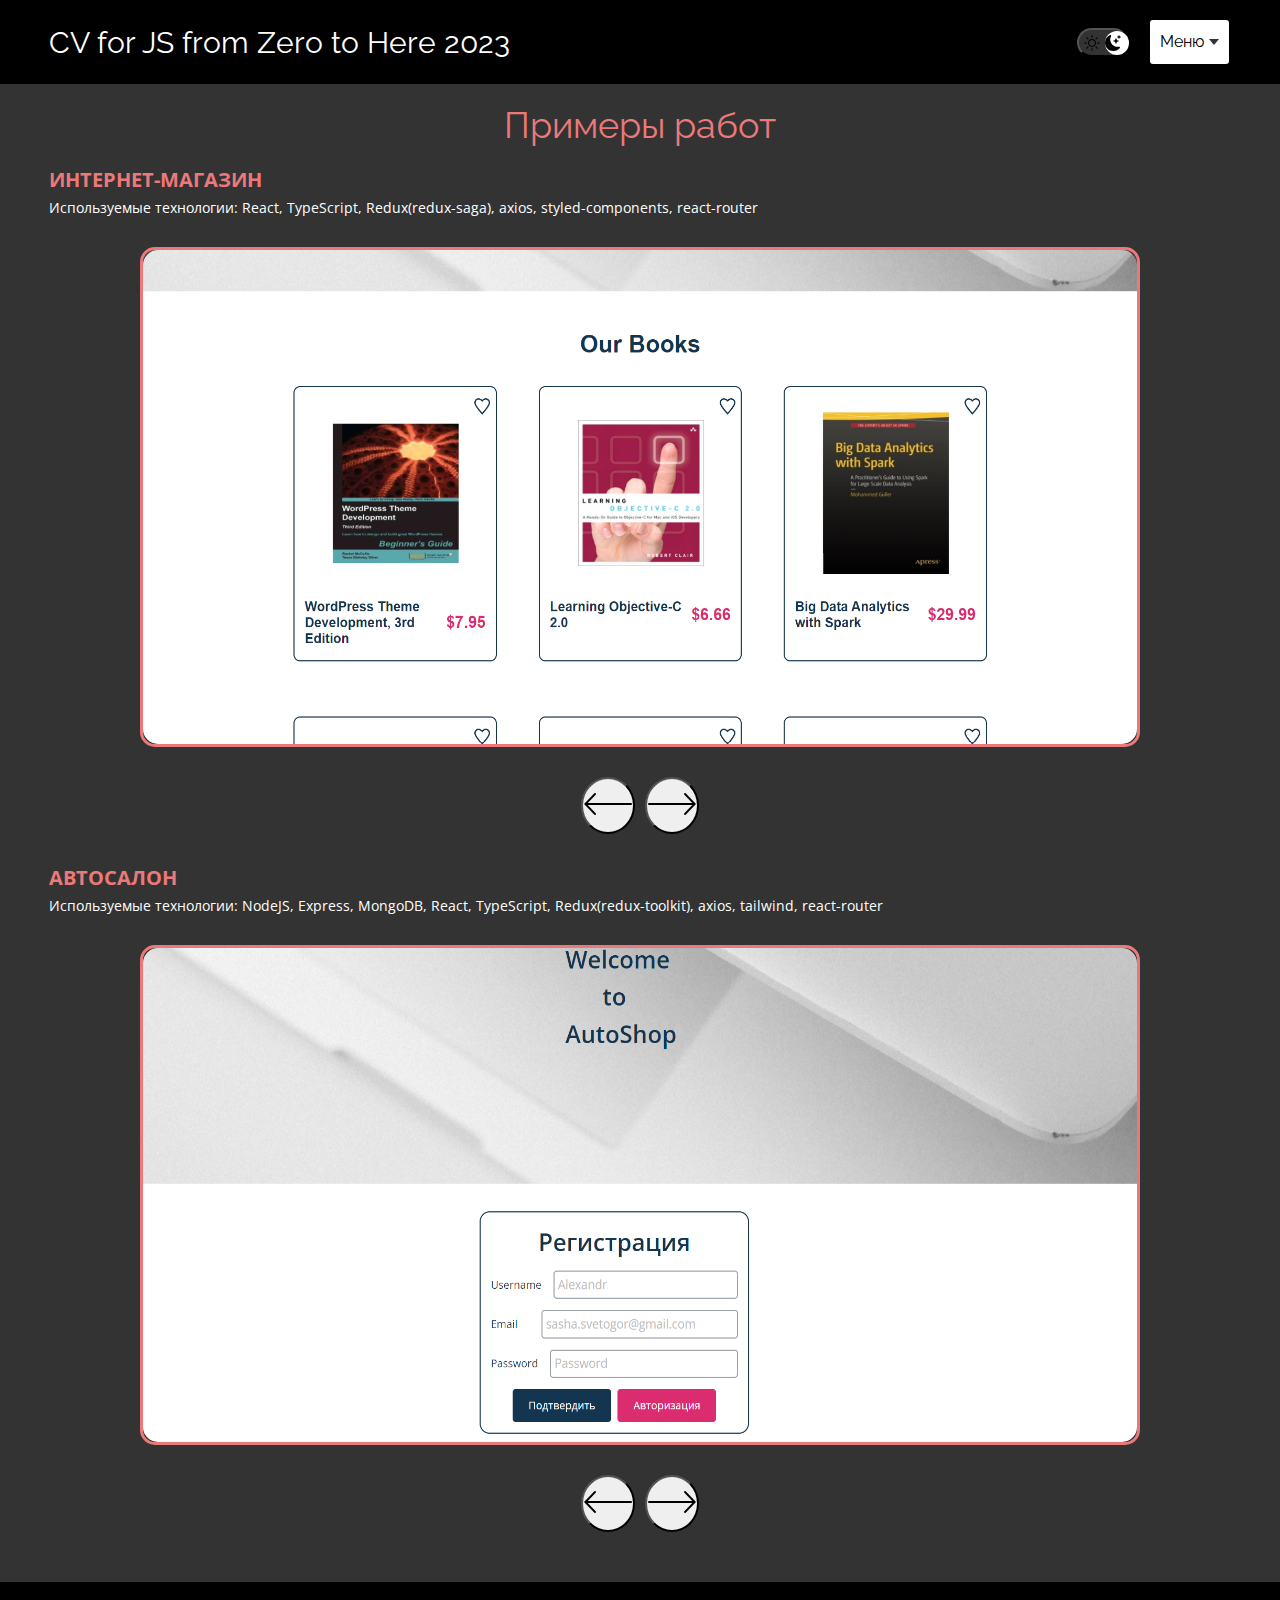
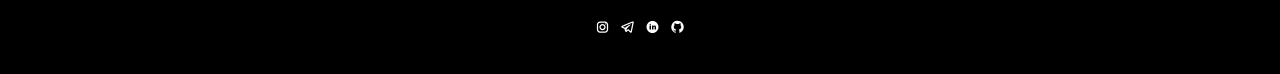
<file: pages/portfolio.html>
<!DOCTYPE html>
<html lang="en">
<link rel="stylesheet" href="../css/style.css">
<head>
    <meta charset="UTF-8">
    <title>CV Svetogor Alexandr</title>
</head>
<body>
    <header>
    <div class="header">
        <div class="header_container _container">
            <h2 class="header_title">CV for JS from Zero to Here 2023</h2>
            <div class="header-menu-block">
                <button class="dark-mode-btn dark-mode-btn__active">
                    <svg class="dark-mode-btn__icon" width="16" height="16" viewBox="0 0 16 16" xmlns="http://www.w3.org/2000/svg">
                        <path d="M8 11C7.20435 11 6.44129 10.6839 5.87868 10.1213C5.31607 9.55871 5 8.79565 5 8C5 7.20435 5.31607 6.44129 5.87868 5.87868C6.44129 5.31607 7.20435 5 8 5C8.79565 5 9.55871 5.31607 10.1213 5.87868C10.6839 6.44129 11 7.20435 11 8C11 8.79565 10.6839 9.55871 10.1213 10.1213C9.55871 10.6839 8.79565 11 8 11ZM8 12C9.06087 12 10.0783 11.5786 10.8284 10.8284C11.5786 10.0783 12 9.06087 12 8C12 6.93913 11.5786 5.92172 10.8284 5.17157C10.0783 4.42143 9.06087 4 8 4C6.93913 4 5.92172 4.42143 5.17157 5.17157C4.42143 5.92172 4 6.93913 4 8C4 9.06087 4.42143 10.0783 5.17157 10.8284C5.92172 11.5786 6.93913 12 8 12ZM8 0C8.13261 0 8.25979 0.0526784 8.35355 0.146447C8.44732 0.240215 8.5 0.367392 8.5 0.5V2.5C8.5 2.63261 8.44732 2.75979 8.35355 2.85355C8.25979 2.94732 8.13261 3 8 3C7.86739 3 7.74021 2.94732 7.64645 2.85355C7.55268 2.75979 7.5 2.63261 7.5 2.5V0.5C7.5 0.367392 7.55268 0.240215 7.64645 0.146447C7.74021 0.0526784 7.86739 0 8 0V0ZM8 13C8.13261 13 8.25979 13.0527 8.35355 13.1464C8.44732 13.2402 8.5 13.3674 8.5 13.5V15.5C8.5 15.6326 8.44732 15.7598 8.35355 15.8536C8.25979 15.9473 8.13261 16 8 16C7.86739 16 7.74021 15.9473 7.64645 15.8536C7.55268 15.7598 7.5 15.6326 7.5 15.5V13.5C7.5 13.3674 7.55268 13.2402 7.64645 13.1464C7.74021 13.0527 7.86739 13 8 13ZM16 8C16 8.13261 15.9473 8.25979 15.8536 8.35355C15.7598 8.44732 15.6326 8.5 15.5 8.5H13.5C13.3674 8.5 13.2402 8.44732 13.1464 8.35355C13.0527 8.25979 13 8.13261 13 8C13 7.86739 13.0527 7.74021 13.1464 7.64645C13.2402 7.55268 13.3674 7.5 13.5 7.5H15.5C15.6326 7.5 15.7598 7.55268 15.8536 7.64645C15.9473 7.74021 16 7.86739 16 8ZM3 8C3 8.13261 2.94732 8.25979 2.85355 8.35355C2.75979 8.44732 2.63261 8.5 2.5 8.5H0.5C0.367392 8.5 0.240215 8.44732 0.146447 8.35355C0.0526784 8.25979 0 8.13261 0 8C0 7.86739 0.0526784 7.74021 0.146447 7.64645C0.240215 7.55268 0.367392 7.5 0.5 7.5H2.5C2.63261 7.5 2.75979 7.55268 2.85355 7.64645C2.94732 7.74021 3 7.86739 3 8ZM13.657 2.343C13.7507 2.43676 13.8034 2.56392 13.8034 2.6965C13.8034 2.82908 13.7507 2.95624 13.657 3.05L12.243 4.465C12.1965 4.51142 12.1413 4.54823 12.0806 4.57333C12.0199 4.59843 11.9548 4.61132 11.8891 4.61128C11.7565 4.61118 11.6293 4.55839 11.5355 4.4645C11.4891 4.41801 11.4523 4.36284 11.4272 4.30212C11.4021 4.24141 11.3892 4.17634 11.3892 4.11065C11.3893 3.97796 11.4421 3.85075 11.536 3.757L12.95 2.343C13.0438 2.24926 13.1709 2.19661 13.3035 2.19661C13.4361 2.19661 13.5632 2.24926 13.657 2.343ZM4.464 11.536C4.55774 11.6298 4.61039 11.7569 4.61039 11.8895C4.61039 12.0221 4.55774 12.1492 4.464 12.243L3.05 13.657C2.9557 13.7481 2.8294 13.7985 2.6983 13.7973C2.5672 13.7962 2.44179 13.7436 2.34909 13.6509C2.25639 13.5582 2.2038 13.4328 2.20266 13.3017C2.20152 13.1706 2.25192 13.0443 2.343 12.95L3.757 11.536C3.85076 11.4423 3.97792 11.3896 4.1105 11.3896C4.24308 11.3896 4.37024 11.4423 4.464 11.536ZM13.657 13.657C13.5632 13.7507 13.4361 13.8034 13.3035 13.8034C13.1709 13.8034 13.0438 13.7507 12.95 13.657L11.536 12.243C11.4449 12.1487 11.3945 12.0224 11.3957 11.8913C11.3968 11.7602 11.4494 11.6348 11.5421 11.5421C11.6348 11.4494 11.7602 11.3968 11.8913 11.3957C12.0224 11.3945 12.1487 11.4449 12.243 11.536L13.657 12.95C13.7507 13.0438 13.8034 13.1709 13.8034 13.3035C13.8034 13.4361 13.7507 13.5632 13.657 13.657ZM4.464 4.465C4.37024 4.55874 4.24308 4.61139 4.1105 4.61139C3.97792 4.61139 3.85076 4.55874 3.757 4.465L2.343 3.05C2.29524 3.00388 2.25715 2.9487 2.23095 2.8877C2.20474 2.8267 2.19095 2.76109 2.19037 2.6947C2.1898 2.62831 2.20245 2.56247 2.22759 2.50102C2.25273 2.43957 2.28986 2.38375 2.3368 2.3368C2.38375 2.28986 2.43957 2.25273 2.50102 2.22759C2.56247 2.20245 2.62831 2.1898 2.6947 2.19037C2.76109 2.19095 2.8267 2.20474 2.8877 2.23095C2.9487 2.25715 3.00388 2.29524 3.05 2.343L4.464 3.757C4.51056 3.80345 4.54751 3.85862 4.57271 3.91937C4.59792 3.98011 4.61089 4.04523 4.61089 4.111C4.61089 4.17677 4.59792 4.24189 4.57271 4.30263C4.54751 4.36338 4.51056 4.41855 4.464 4.465Z"/>
                    </svg>
                    <svg class="dark-mode-btn__icon" width="16" height="16" viewBox="0 0 16 16" xmlns="http://www.w3.org/2000/svg">
                        <path d="M6.00025 0.277333C6.09787 0.395951 6.15767 0.541116 6.17193 0.694073C6.18619 0.84703 6.15426 1.00075 6.08025 1.13537C5.50209 2.19689 5.20015 3.38676 5.20222 4.59551C5.20222 8.61668 8.48035 11.8728 12.5205 11.8728C13.0475 11.8728 13.5606 11.8178 14.0536 11.7128C14.2047 11.6801 14.3621 11.6926 14.5062 11.7488C14.6503 11.805 14.7746 11.9024 14.8636 12.0288C14.9576 12.1603 15.0055 12.3191 14.9999 12.4806C14.9943 12.6421 14.9355 12.7972 14.8326 12.9219C14.0483 13.8853 13.0588 14.6616 11.9363 15.1941C10.8139 15.7267 9.58672 16.002 8.34435 16C3.73416 16 0 12.2858 0 7.70964C0 4.2655 2.11409 1.31138 5.12421 0.0593244C5.27416 -0.00404638 5.44062 -0.0170529 5.59858 0.0222585C5.75655 0.06157 5.8975 0.151077 6.00025 0.277333Z" />
                        <path d="M10.7939 3.14746C10.8083 3.10415 10.8359 3.06646 10.8729 3.03975C10.9099 3.01304 10.9543 2.99866 10.9999 2.99866C11.0456 2.99866 11.09 3.01304 11.127 3.03975C11.164 3.06646 11.1916 3.10415 11.2059 3.14746L11.593 4.30951C11.766 4.82753 12.172 5.23355 12.69 5.40655L13.8521 5.79357C13.8954 5.80791 13.933 5.83553 13.9598 5.87252C13.9865 5.9095 14.0008 5.95396 14.0008 5.99958C14.0008 6.0452 13.9865 6.08966 13.9598 6.12664C13.933 6.16362 13.8954 6.19125 13.8521 6.20559L12.69 6.5926C12.4345 6.67772 12.2024 6.82118 12.012 7.01159C11.8215 7.20201 11.6781 7.43416 11.593 7.68965L11.2059 8.8517C11.1916 8.895 11.164 8.93269 11.127 8.9594C11.09 8.98611 11.0456 9.00049 10.9999 9.00049C10.9543 9.00049 10.9099 8.98611 10.8729 8.9594C10.8359 8.93269 10.8083 8.895 10.7939 8.8517L10.4069 7.68965C10.3218 7.43416 10.1783 7.20201 9.98792 7.01159C9.7975 6.82118 9.56535 6.67772 9.30987 6.5926L8.14782 6.20559C8.10451 6.19125 8.06682 6.16362 8.04011 6.12664C8.0134 6.08966 7.99902 6.0452 7.99902 5.99958C7.99902 5.95396 8.0134 5.9095 8.04011 5.87252C8.06682 5.83553 8.10451 5.80791 8.14782 5.79357L9.30987 5.40655C9.56535 5.32143 9.7975 5.17798 9.98792 4.98756C10.1783 4.79714 10.3218 4.56499 10.4069 4.30951L10.7939 3.14746ZM13.8631 0.0983307C13.8729 0.0698558 13.8914 0.0451644 13.916 0.0276893C13.9405 0.0102143 13.9699 0.000823975 14.0001 0.000823975C14.0302 0.000823975 14.0596 0.0102143 14.0841 0.0276893C14.1087 0.0451644 14.1272 0.0698558 14.1371 0.0983307L14.3951 0.872363C14.5101 1.21838 14.7811 1.48939 15.1271 1.60439L15.9011 1.8624C15.9296 1.87228 15.9543 1.89078 15.9718 1.91533C15.9893 1.93988 15.9986 1.96927 15.9986 1.99941C15.9986 2.02955 15.9893 2.05894 15.9718 2.08349C15.9543 2.10804 15.9296 2.12654 15.9011 2.13642L15.1271 2.39443C14.9566 2.45115 14.8016 2.54685 14.6746 2.67392C14.5475 2.80099 14.4518 2.95594 14.3951 3.12646L14.1371 3.90049C14.1272 3.92896 14.1087 3.95366 14.0841 3.97113C14.0596 3.98861 14.0302 3.998 14.0001 3.998C13.9699 3.998 13.9405 3.98861 13.916 3.97113C13.8914 3.95366 13.8729 3.92896 13.8631 3.90049L13.605 3.12646C13.5483 2.95594 13.4526 2.80099 13.3256 2.67392C13.1985 2.54685 13.0435 2.45115 12.873 2.39443L12.099 2.13642C12.0705 2.12654 12.0458 2.10804 12.0283 2.08349C12.0109 2.05894 12.0015 2.02955 12.0015 1.99941C12.0015 1.96927 12.0109 1.93988 12.0283 1.91533C12.0458 1.89078 12.0705 1.87228 12.099 1.8624L12.873 1.60439C13.219 1.48939 13.49 1.21838 13.605 0.872363L13.8631 0.0993307V0.0983307Z" />
                    </svg>

                </button>
                <div id="dropdownMenu" class="dropdown">
                    <div id="select" class="select">
                        <span id="selected" class="selected">Меню</span>
                        <div id="caret" class="caret"></div>
                    </div>
                    <ul id="menu" class="menu">
                        <li class="menu-item">
                            <a class="menu-link" href="../index.html">Главная</a>
                        </li>
                        <li class="menu-item">
                            <a class="menu-link" href="../pages/portfolio.html">Портфолио</a>
                        </li>
                        <li class="menu-item">
                            <a class="menu-link" href="../pages/grid.html">Grid</a>
                        </li>
                    </ul>
                </div>
            </div>
        </div>
    </div>
    </header>
    <main>
        <section class="example-works">
            <div class="slider-wrapper _container">
                <h2 class="block-title">Примеры работ</h2>
                <h4 class="works__title">Интернет-магазин</h4>
                <p class="works__text">Используемые технологии: React, TypeScript, Redux(redux-saga), axios, styled-components, react-router</p>
                <div id="slider1" class="slider">
                    <img class="slider-img" src="../img/sticker-shop/stickshop1.png" alt="stickshop1">
                    <img class="slider-img" src="../img/sticker-shop/stickshop2.png" alt="stickshop2">
                    <img class="slider-img" src="../img/sticker-shop/stickshop3.png" alt="stickshop3">
                    <img class="slider-img" src="../img/sticker-shop/stickshop5.png" alt="stickshop5">
                    <img class="slider-img" src="../img/sticker-shop/stickshop6.png" alt="stickshop6">
                    <img class="slider-img" src="../img/sticker-shop/stickshop7.png" alt="stickshop7">
                    <img class="slider-img" src="../img/sticker-shop/stickshop8.png" alt="stickshop8">
                    <img class="slider-img" src="../img/sticker-shop/stickshop9.png" alt="stickshop9">
                    <img class="slider-img" src="../img/sticker-shop/stickshop10.png" alt="stickshop10">
                </div>
                <div class="slider-btn-block">
                    <button class="slider__btn">
                        <img id="prevBtn1" src="../img/prev.png" alt="prevbtn">
                    </button>
                    <button class="slider__btn">
                        <img id="nextBtn1" src="../img/next.png" alt="nextbtn">
                    </button>
                </div>
                <h4 class="works__title">Автосалон</h4>
                <p class="works__text">Используемые технологии: NodeJS, Express, MongoDB, React, TypeScript, Redux(redux-toolkit), axios, tailwind, react-router</p>
                <div id="slider2" class="slider">
                    <img class="slider-img" src="../img/autoshop/as1.png" alt="autoshop1">
                    <img class="slider-img" src="../img/autoshop/as2.png" alt="autoshop2">
                    <img class="slider-img" src="../img/autoshop/as3.png" alt="autoshop3">
                    <img class="slider-img" src="../img/autoshop/as4.png" alt="autoshop5">
                    <img class="slider-img" src="../img/autoshop/as5.png" alt="autoshop5">
                    <img class="slider-img" src="../img/autoshop/as6.png" alt="autoshop6">
                    <img class="slider-img" src="../img/autoshop/as7.png" alt="autoshop7">
                    <img class="slider-img" src="../img/autoshop/as8.png" alt="autoshop8">
                    <img class="slider-img" src="../img/autoshop/as9.png" alt="autoshop9">
                    <img class="slider-img" src="../img/autoshop/as10.png" alt="autoshop10">
                </div>
                <div class="slider-btn-block">
                    <button class="slider__btn">
                        <img id="prevBtn2" src="../img/prev.png" alt="prevbtn">
                    </button>
                    <button class="slider__btn">
                        <img id="nextBtn2" src="../img/next.png" alt="nextbtn">
                    </button>
                </div>
            </div>

        </section>
    </main>
    <footer class="footer">
        <div class="footer-block">
            <a href="https://www.instagram.com/sasha_svetogor/?next=%2F" target="_blank" class="footer-item">
                <?xml version="1.0"?><svg xmlns="http://www.w3.org/2000/svg"  viewBox="0 0 24 24" width="24px" height="24px">    <path d="M 8 3 C 5.243 3 3 5.243 3 8 L 3 16 C 3 18.757 5.243 21 8 21 L 16 21 C 18.757 21 21 18.757 21 16 L 21 8 C 21 5.243 18.757 3 16 3 L 8 3 z M 8 5 L 16 5 C 17.654 5 19 6.346 19 8 L 19 16 C 19 17.654 17.654 19 16 19 L 8 19 C 6.346 19 5 17.654 5 16 L 5 8 C 5 6.346 6.346 5 8 5 z M 17 6 A 1 1 0 0 0 16 7 A 1 1 0 0 0 17 8 A 1 1 0 0 0 18 7 A 1 1 0 0 0 17 6 z M 12 7 C 9.243 7 7 9.243 7 12 C 7 14.757 9.243 17 12 17 C 14.757 17 17 14.757 17 12 C 17 9.243 14.757 7 12 7 z M 12 9 C 13.654 9 15 10.346 15 12 C 15 13.654 13.654 15 12 15 C 10.346 15 9 13.654 9 12 C 9 10.346 10.346 9 12 9 z"/></svg>
            </a>
            <a href="https://t.me/sashasvetogor" target="_blank" class="footer-item">
                <?xml version="1.0"?><svg xmlns="http://www.w3.org/2000/svg"  viewBox="0 0 24 24" width="24px" height="24px">    <path d="M 20.572266 3.0117188 C 20.239891 2.9764687 19.878625 3.028375 19.515625 3.171875 C 19.065625 3.348875 12.014406 6.3150313 5.4414062 9.0820312 L 3.2695312 9.9960938 C 2.4285313 10.337094 2.0039062 10.891672 2.0039062 11.638672 C 2.0039062 12.161672 2.22525 12.871063 3.28125 13.289062 L 6.9472656 14.757812 C 7.2642656 15.708813 8.0005469 17.916906 8.1855469 18.503906 C 8.2955469 18.851906 8.5733906 19.728594 9.2753906 19.933594 C 9.4193906 19.982594 9.5696563 20.007813 9.7226562 20.007812 C 10.165656 20.007812 10.484625 19.801641 10.640625 19.681641 L 12.970703 17.710938 L 15.800781 20.328125 C 15.909781 20.439125 16.486719 21 17.261719 21 C 18.228719 21 18.962234 20.195016 19.115234 19.416016 C 19.198234 18.989016 21.927734 5.2870625 21.927734 5.2890625 C 22.172734 4.1900625 21.732219 3.6199531 21.449219 3.3769531 C 21.206719 3.1694531 20.904641 3.0469688 20.572266 3.0117188 z M 19.910156 5.171875 C 19.533156 7.061875 17.478016 17.378234 17.166016 18.865234 L 13.029297 15.039062 L 10.222656 17.416016 L 11 14.375 C 11 14.375 16.362547 8.9468594 16.685547 8.6308594 C 16.945547 8.3778594 17 8.2891719 17 8.2011719 C 17 8.0841719 16.939781 8 16.800781 8 C 16.675781 8 16.506016 8.1197812 16.416016 8.1757812 C 15.272669 8.8885973 10.404094 11.662239 8.0078125 13.025391 L 4.53125 11.636719 L 6.21875 10.927734 C 10.51775 9.1177344 18.174156 5.893875 19.910156 5.171875 z"/></svg>
            </a>
            <a href="https://www.linkedin.com/in/%D1%81%D0%B0%D1%88%D0%B0-%D1%81%D0%B2%D0%B5%D1%82%D0%BE%D0%B3%D0%BE%D1%80-972664254/" target="_blank" class="footer-item">
                <?xml version="1.0"?><svg xmlns="http://www.w3.org/2000/svg"  viewBox="0 0 30 30" width="30px" height="30px">    <path d="M15,3C8.373,3,3,8.373,3,15c0,6.627,5.373,12,12,12s12-5.373,12-12C27,8.373,21.627,3,15,3z M10.496,8.403 c0.842,0,1.403,0.561,1.403,1.309c0,0.748-0.561,1.309-1.496,1.309C9.561,11.022,9,10.46,9,9.712C9,8.964,9.561,8.403,10.496,8.403z M12,20H9v-8h3V20z M22,20h-2.824v-4.372c0-1.209-0.753-1.488-1.035-1.488s-1.224,0.186-1.224,1.488c0,0.186,0,4.372,0,4.372H14v-8 h2.918v1.116C17.294,12.465,18.047,12,19.459,12C20.871,12,22,13.116,22,15.628V20z"/></svg>
            </a>
            <a href="https://github.com/SashaWebLifestyle21" target="_blank" class="footer-item">
                <?xml version="1.0"?><svg xmlns="http://www.w3.org/2000/svg"  viewBox="0 0 24 24" width="24px" height="24px">    <path d="M10.9,2.1c-4.6,0.5-8.3,4.2-8.8,8.7c-0.6,5,2.5,9.3,6.9,10.7v-2.3c0,0-0.4,0.1-0.9,0.1c-1.4,0-2-1.2-2.1-1.9 c-0.1-0.4-0.3-0.7-0.6-1C5.1,16.3,5,16.3,5,16.2C5,16,5.3,16,5.4,16c0.6,0,1.1,0.7,1.3,1c0.5,0.8,1.1,1,1.4,1c0.4,0,0.7-0.1,0.9-0.2 c0.1-0.7,0.4-1.4,1-1.8c-2.3-0.5-4-1.8-4-4c0-1.1,0.5-2.2,1.2-3C7.1,8.8,7,8.3,7,7.6C7,7.2,7,6.6,7.3,6c0,0,1.4,0,2.8,1.3 C10.6,7.1,11.3,7,12,7s1.4,0.1,2,0.3C15.3,6,16.8,6,16.8,6C17,6.6,17,7.2,17,7.6c0,0.8-0.1,1.2-0.2,1.4c0.7,0.8,1.2,1.8,1.2,3 c0,2.2-1.7,3.5-4,4c0.6,0.5,1,1.4,1,2.3v3.3c4.1-1.3,7-5.1,7-9.5C22,6.1,16.9,1.4,10.9,2.1z"/></svg>
            </a>
        </div>
    </footer>
    <script src="../js/dropdownmenu.js"></script>
    <script src="../js/slider.js"></script>
    <script src="../js/darkMode.js"></script>
</body>
</html>
</file>
<file: css/style.css>
@import url(https://fonts.googleapis.com/css?family=Open+Sans:300,300italic,regular,italic,600,600italic,700,700italic,800,800italic);
@import url(https://fonts.googleapis.com/css?family=Roboto:100,100italic,300,300italic,regular,italic,500,500italic,700,700italic,900,900italic);
@import url(https://fonts.googleapis.com/css?family=Raleway:100,200,300,regular,500,600,700,800,900,100italic,200italic,300italic,italic,500italic,600italic,700italic,800italic,900italic);

:root {
    --black: #000000;
    --white: #FFFFFF;
    --lightPink: #EC7979;
    --darkPink: #9e5555;
    --lightGray: #86878B;
    --darkGray: #333333;
}

*{
    margin: 0;
    padding: 0;
    box-sizing: border-box;
}

@keyframes pulse-button{
    0%{
        background-color: transparent;
    }
    25%{
        background-color: transparent;
    }
    50%{
        background-color: var(--darkPink);
        color: var(--white);
        border-color: var(--white);
    }
    75%{
        background-color: transparent;
    }
    100%{
        background-color: transparent;
    }
}

a {
    text-decoration: none;
}

.light {
    --black: #FFFFFF;
    --white: #000000;
    --darkGray: #FFFFFF;

}

._container {
    max-width: 1182px;
    margin: 0 auto;
    padding: 0 16px;
    box-sizing: content-box;
}


.wrapper {
    min-height: 100%;
    overflow: hidden;
}

.block-title {
    font-family: Raleway;
    font-style: normal;
    font-weight: normal;
    font-size: 36px;
    line-height: 42px;
    color: var(--lightPink);
    text-align: center;
    position: relative;
    margin-bottom: 20px;
}

.block__main-text{
    font-family: Open Sans;
    font-style: normal;
    font-weight: bold;
    font-size: 20px;
    line-height: 27px;
    text-transform: uppercase;
    color: var(--white);
    margin-bottom: 5px;
}
.block__text{
    font-family: Open Sans;
    font-style: normal;
    font-weight: normal;
    font-size: 14px;
    line-height: 19px;
    text-transform: uppercase;
    color: var(--lightGray);
    margin-bottom: 30px;
}

.header{
    background-color: var(--black);
    width: 100%;
    padding-top: 18px;
    padding-bottom: 18px;
}

.header_container{
    display: flex;
    justify-content: space-between;
    align-items: center;
    column-gap: 15px;
}
.header_title{
    font-family: Raleway;
    font-style: normal;
    font-weight: normal;
    font-size: 30px;
    line-height: 35px;
    color: var(--white);
}
.header-menu-block {
    display: flex;
    justify-content: center;
    align-items: center;
    column-gap: 20px;
}
.dropdown{
    position: relative;
}
.select {
    background-color: var(--white);
    color: var(--black);
    display: flex;
    justify-content: space-between;
    align-items: center;
    padding: 10px;
    border: 2px solid var(--black);
    border-radius: 5px;
    cursor: pointer;
    transition: all .3s linear;
}
.select-clicked {
    border: 2px solid var(--darkGray);
    box-shadow: 0 0 0.8em var(--darkGray);
}

.select:hover {
    background-color: var(--lightGray);
}
.selected {
    font-family: Raleway;
    font-style: normal;
    font-weight: normal;
    font-size: 16px;
    line-height: 24px;
    margin-right: 5px;
}

.caret {
    width: 0;
    height: 0;
    border-left: 5px solid transparent;
    border-right: 5px solid transparent;
    border-top: 6px solid var(--darkGray);
    transition: .3s;
}
.caret-rotate {
    transform: rotate(180deg);
}

.menu {
    list-style: none;
    padding: 5px;
    background-color: var(--white);
    border: 1px solid var(--black);
    border-radius: 5px;
    color: var(--darkGray);
    position: absolute;
    top: 70px;
    right: 0%;
    opacity: 0;
    display: none;
    transition: .3s;
    z-index: 1;
}
.menu-item {
    position: relative;
    border-radius: 5px;
}

.menu-item a::after{
    content: '';
    position: absolute;
    display: block;
    top: 100%;
    left: 0;
    width: 0%;
    border-bottom: 2px solid var(--lightPink);
    transition: all 0.3s linear;
}
.menu-item a:hover:after{
    border-bottom: 2px solid #EC7979;
    width: 100%;
}
.menu-link {
    display: block;
    font-family: Open Sans;
    font-style: normal;
    font-size: 15px;
    line-height: 20px;
    align-items: center;
    text-align: center;
    text-transform: capitalize;
    width: 100%;
    padding: 10px;
    color: var(--darkGray);
}

.active {
    background-color: var(--lightPink);
}

.menu_open {
    display: block;
    opacity: 1;
}

.dark-mode-btn {
    position: relative;
    display: flex;
    justify-content: space-between;
    width: 51px;
    height: 29px;
    background-color: var(--darkGray);
    border-radius: 50px;
    padding: 5px;
    cursor: pointer ;
}

.dark-mode-btn::before {
    content: '';
    position: absolute;
    top: 1px;
    left: 1px;
    display: block;
    width: 24px;
    height: 24px;
    border-radius: 50px;
    background-color: var(--white);

    transition: all .3s ease-in;
}

.dark-mode-btn__active::before {
    left: 26px;
    right: 1px;
}

.dark-mode-btn__icon {
    position: relative;
    fill: var(--black);
}

/*----info------*/
.info {
    background-color: var(--darkGray);
    padding: 50px 0;
}

.info-block {
    display: flex;
    justify-content: space-between;
    align-items: center;
}

.info-img {
    max-width: 400px;
    width: 100%;
    max-height: 400px;
    height: 100%;
    overflow: hidden;
    border-radius: 15px;
}
.info-img__item{
    width: 100%;
    height: 100%;
    object-fit: cover;
}

.info-about {
    padding: 20px;
    color: var(--white);
    width: calc(100% / 2);
}
.info-about__title {
    font-family: Raleway;
    font-style: normal;
    font-weight: normal;
    font-size: 36px;
    line-height: 42px;
    margin-bottom: 10px;
}
.info-about__title span{
    color: var(--lightPink);
}
.info-about__text {
    font-family: Raleway;
    font-style: normal;
    font-weight: normal;
    font-size: 24px;
    line-height: 36px;
    margin-bottom: 10px;
}
.info-about__text span {
    font-family: Raleway;
    font-style: normal;
    font-weight: normal;
    font-size: 24px;
    line-height: 36px;
    margin-bottom: 10px;
    color: #EC7979;
}
.info-about__text a {
    color: var(--lightPink);
}

.info-about__down{
    background-color: transparent;
    width: 200px;
    font-family: Open Sans;
    font-style: normal;
    font-size: 15px;
    line-height: 20px;
    text-align: center;
    padding: 11px 25px;
    border: 1px solid var(--white);
    cursor: pointer;
    transition: background-color .3s linear;
    animation: pulse-button 8s linear infinite;
}
.info-about__down:hover {
    background-color: var(--darkPink);
    border-color: var(--white);
    color: var(--white);
    animation: none;
}
.info-about__down a{
    color: var(--white);
}

/*-----experience block---*/

.experience {
    background-color: var(--black);
    padding: 20px 0px;
}

.experience-info-block h3{
    font-family: Open Sans;
    font-style: normal;
    font-weight: bold;
    font-size: 20px;
    line-height: 27px;
    text-transform: uppercase;
    color: var(--white);
    margin-bottom: 5px;
}
.experience-info__text{
    font-family: Open Sans;
    font-style: normal;
    font-weight: normal;
    font-size: 14px;
    line-height: 19px;
    text-transform: uppercase;
    color: var(--lightGray);
    margin-bottom: 30px;
}

.experience-info__title{
    font-family: Open Sans;
    font-style: normal;
    font-weight: bold;
    font-size: 20px;
    line-height: 27px;
    text-transform: uppercase;
    color:var(--lightPink);
    margin-bottom: 5px;
}

.experience-info__text-description{
    font-family: Open Sans;
    font-style: normal;
    font-weight: normal;
    font-size: 14px;
    line-height: 19px;
    color: var(--white);
    margin-bottom: 5px;
}
.experience-info__text-description a {
    color: var(--lightPink)
}

/*----education----*/

.education {
    background-color: var(--darkGray);
    padding: 20px 0px;
}
.education-block {

}

/*------curses----*/

.curses{
    background-color: var(--darkGray);
    padding: 20px 0px;
}

/*------hardSkills----*/

.hard-skills{
    background-color: var(--black);
    padding: 20px 0px;
}

/*-----about----*/

.about {
    background-color: var(--darkGray);
    padding: 20px 0px;
}

/*-------photo-----*/
.photo{
    background-color: var(--black);
}
.photo-block {
    display: grid;
    grid-template-columns: repeat(4, 1fr);
    padding-bottom: 20px;

}
.photo__item:first-child{
    grid-column: span 2;
}
.photo__item:last-child{
    grid-column: span 2;
}

.photo__img {
    width: 100%;
    height: 100%;
    object-fit: cover;
}

.photo__item {
    position: relative;
}

.photo__content {
    opacity: 0.6;
    position: absolute;
    top: 0;
    left: 0;
    padding: 10px;
    width: 100%;
    height: 100%;
    display: flex;
    align-items: center;
    flex-direction: column;
    justify-content: center;
    background-color: var(--lightGray);
    transition: all .3s linear;
}

.photo__content:hover{
    opacity: 0;
    cursor: pointer;
}
/*-------footer-------*/
.footer{
    max-width: 100%;
    background-color: var(--black);
    padding-top: 30px;
    padding-bottom: 10px;
}
.footer-block{
    margin: 0 auto;
    display: flex;
    justify-content: center;
    margin-bottom: 18px;
    align-items: center;
    column-gap: 10px;
}
.footer-block svg{
    width: 15px;
    cursor: pointer;
    transition: fill .3s linear;
}
.footer-block-item{
    height: 100%;
    width: 23px;
}
/*.footer-block-item svg{*/
/*    fill: var(--white);*/
/*    cursor: pointer;*/
/*}*/
.footer-item svg:hover{
    fill: var(--lightPink);
}

.footer-item {
    fill: var(--white);
    cursor: pointer;
}


/*-----portfolio page----*/
.example-works {
    background-color: var(--darkGray);
}
.works__title{
    font-family: Open Sans;
    font-style: normal;
    font-weight: bold;
    font-size: 20px;
    line-height: 27px;
    text-transform: uppercase;
    color:var(--lightPink);
    margin-bottom: 5px;
}
.works__text {
    font-family: Open Sans;
    font-style: normal;
    font-weight: normal;
    font-size: 14px;
    line-height: 19px;
    color: var(--white);
    margin-bottom: 30px;
}
.slider-wrapper {
    padding: 20px 0;
}

.slider {
    margin: 0 auto 30px;
    max-width: 1000px;
    width: 100%;
    height: 500px;
    border-radius: 15px;
    border: 3px solid var(--lightPink);
}

.slider-img {
    width: 100%;
    height: 100%;
    border-radius: 15px;
}
.hidden {
    display: none;
}

.slider-btn-block {
    margin: 0 auto 30px;
    max-width: 1000px;
    width: 100%;
    display: flex;
    align-items: center;
    justify-content: center;
    column-gap: 10px;
}

.slider__btn {
    border-radius: 50%;
    cursor: pointer;
}

@media (max-width:875px) {
    .info-block {
        display: block;
        margin: 0 auto;
    }
    .info-img {
        margin: 0 auto;
        width: 300px;
    }
    .info-about {
        margin: 0 auto;
        width: 100%;
    }
}
@media (max-width:767px) {
    .photo {
        grid-template-columns: repeat(3, 1fr);
    }
}
@media (max-width:630px) {
    .header_title {
        font-size: 24px;
    }
    .photo {
        grid-template-columns: repeat(2, 1fr);
    }
}
@media (max-width:500px) {
    .header_title {
        font-size: 18px;
    }
}
@media (max-width:400px) {
    .header_title {
        font-size: 16px;
    }
    .info-about__text a {
        display: block;
        overflow: hidden;
    }
}
@media (max-width:400px) {
    .info-img {
        width: 300px;
    }
    .photo {
        grid-template-columns: repeat(1, 1fr);
    }
}
@media (max-width:350px) {
    .info-img {
        width: 250px;
    }
}
</file>
